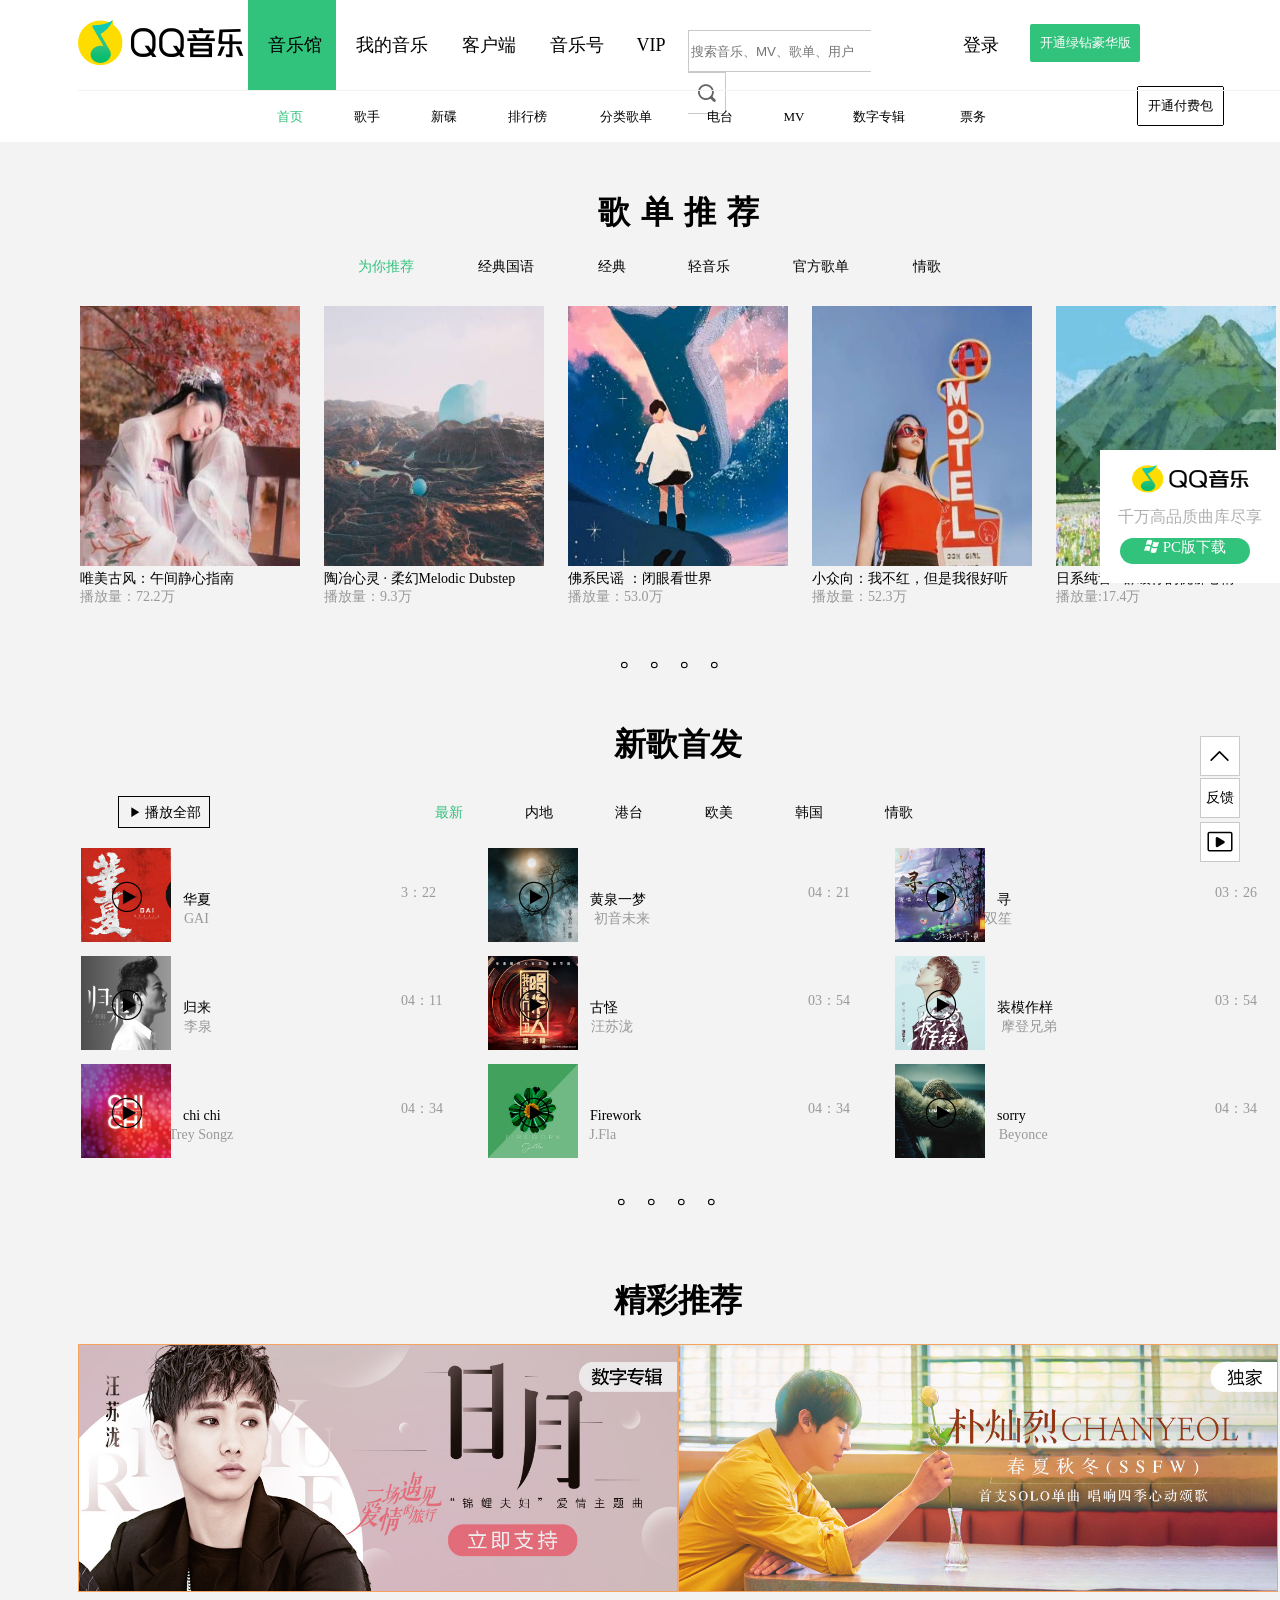
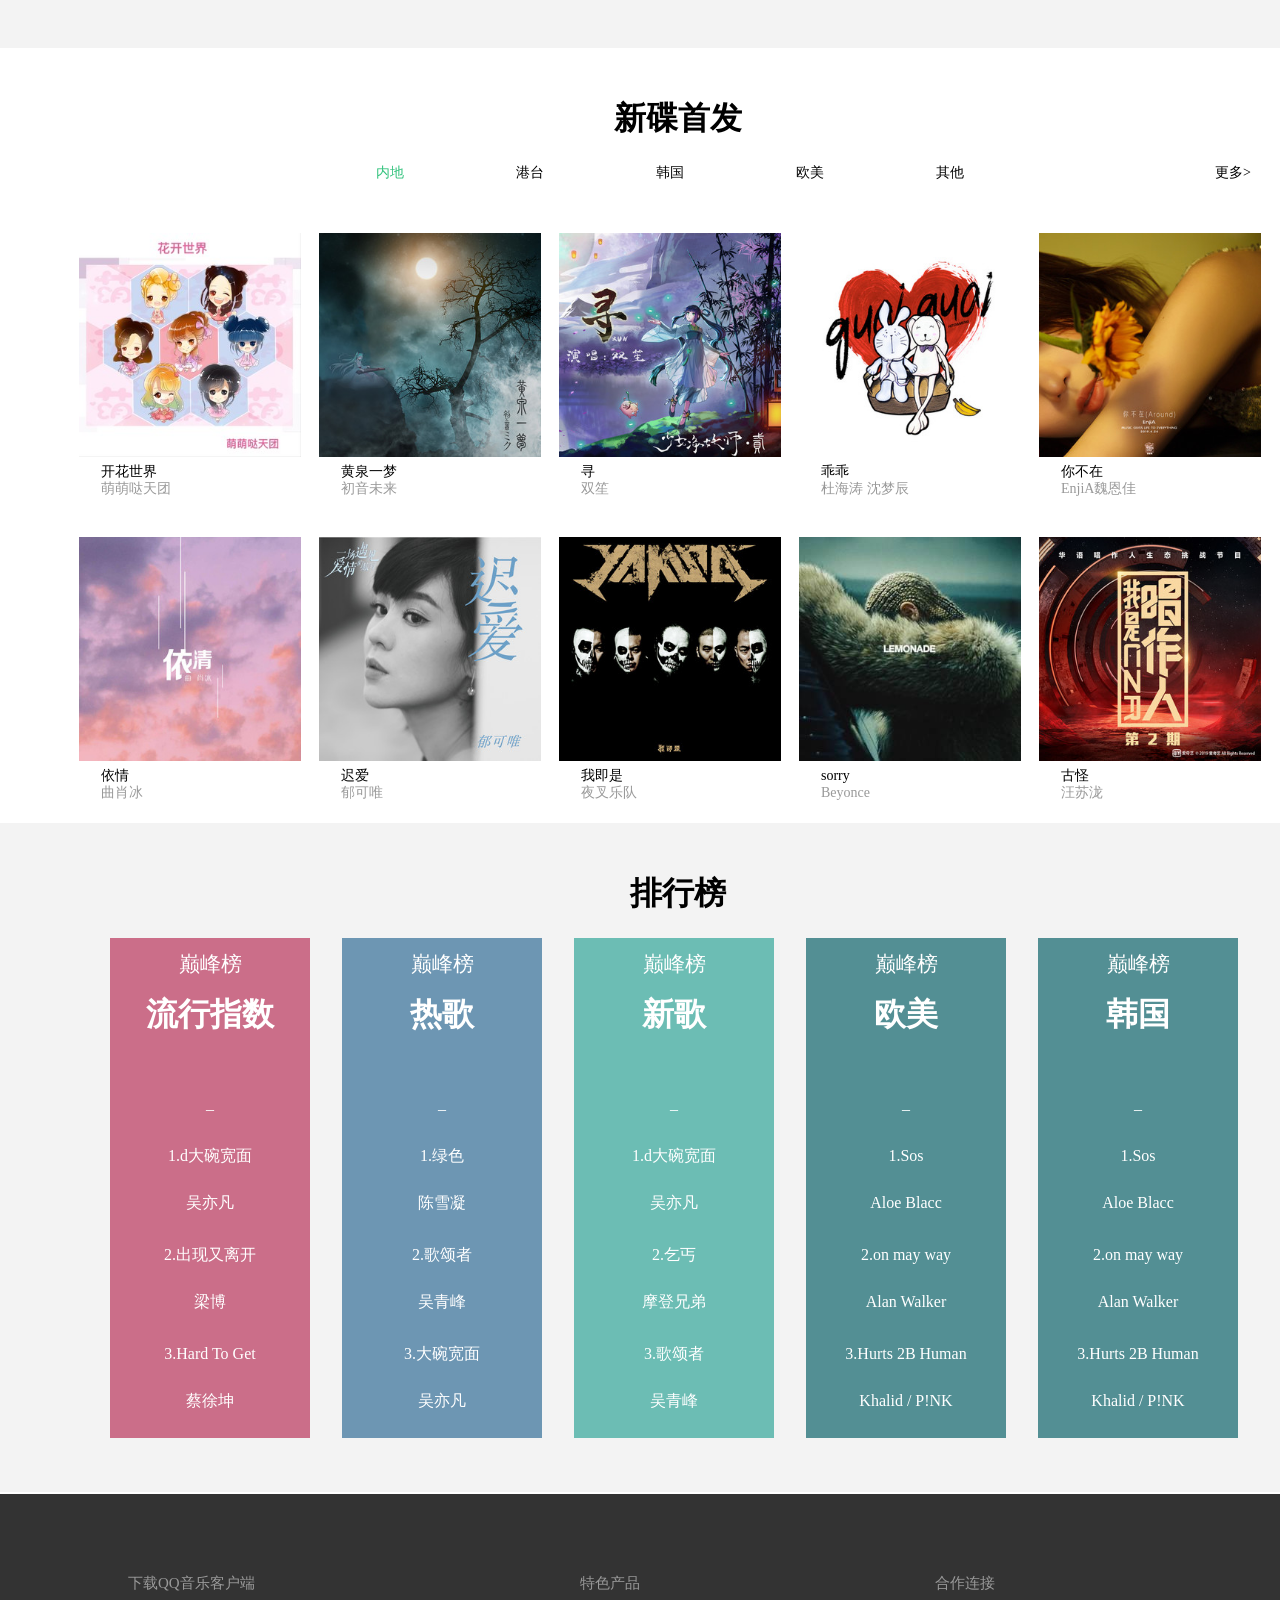
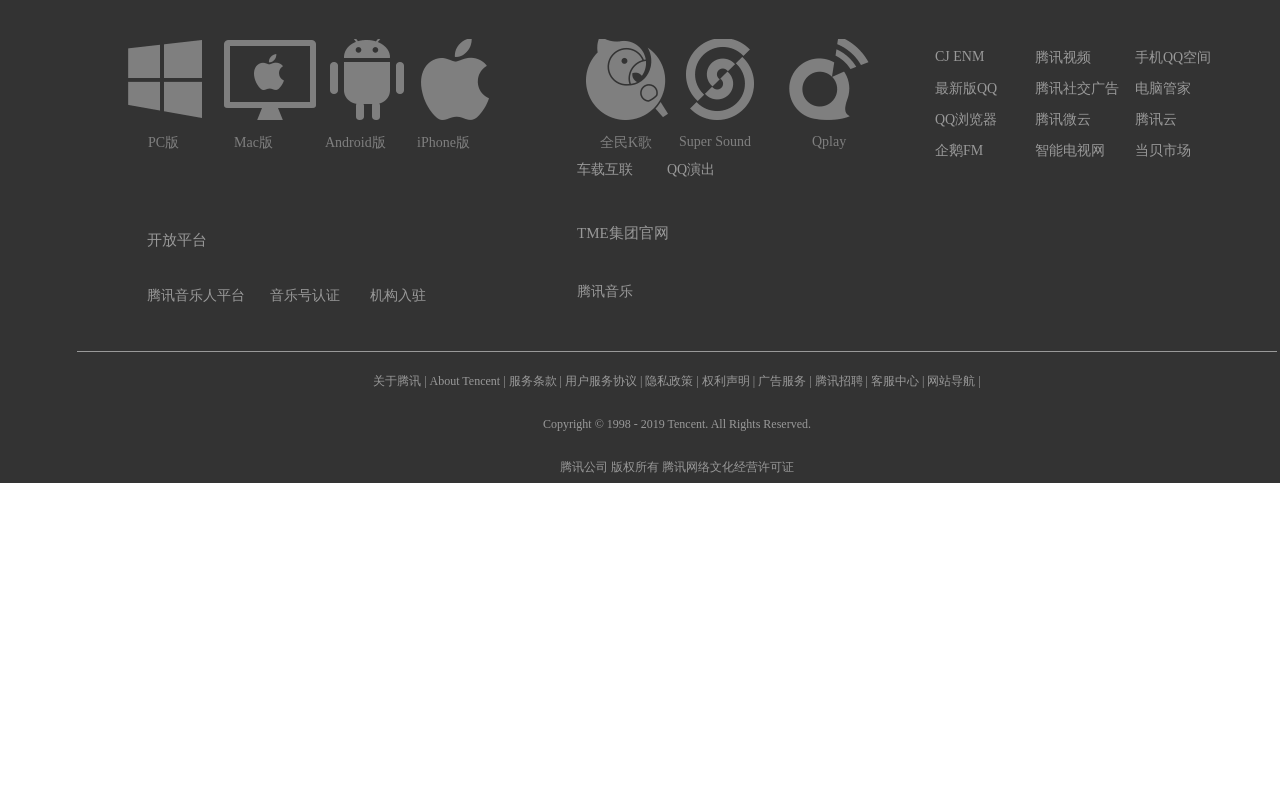
<file: index.html>
<!DOCTYPE html>
<html>
	<head>
		<meta charset="utf-8" />
		<title></title>
		
			<link rel="stylesheet" type="text/css" href="css/qqmusic.css"/>
	<link rel="stylesheet" type="text/css" href="css/normalize.css"/>
	<link rel="stylesheet" type="text/css" href="css/iconfont.css"/>
	</head>
	<body>
		
		<!--顶部盒子-->
		<div class="header-box ">
			<div class="header-centerbox">
				
				<div class="hc-search">	
					<!--logo部分   -->
					<div class="logo">
						
						<img src="img/logo.png"/>
						
					</div>
		<a href="https://y.qq.com/" class="qqmusic-main"></a>
		
			<!--我的音乐和vip-->
		
		<ul class="mmandvip">
				<li class="li1">
		<a href="#" class="mhome">音乐馆</a>
		<p>音乐馆</p>
				</li>
				<li class="li2 ">
		<a href="#" class="mymusic">我的音乐</a>
		<p>我的音乐</p>
				</li>
	<li class="li3">
		<a href="#" class="client">客户端</a>
			<p>客户端</p>
		<ul class="client-minibox">
			<li class="li-hq"> 
				<span class="iconfont icon-hq"></span>
		<a href="#" class="hq">HQ高品质 全员开启</a>	
			</li>
			<li class="li-only"> 
				<span class="iconfont icon-dujia"></span>
				<a href="#" class="only">独家音效 全面升级</a></li>
			<li class="li-skin"> 
				<span class="iconfont icon-pifu"></span>
				<a href="#" class="skin">轻盈视觉 动态皮肤</a></li>
			<li class="li-load">
		<a href="#" class="load-experience">下载体验</a></li>
		</ul>
			
				</li>
				
				<li class="li4">
		<a href="#" class="mnumber">音乐号</a>
			<p>音乐号</p>
				</li >
				<li class="li5">
		<a href="#" class="vip">VIP</a>
		<p>VIP</p>
				</li>
				</ul>
				
		
		<!--搜索框 -->
		<div class="search">
			<form method="post">
				<input type="text" placeholder="搜索音乐、MV、歌单、用户"/>
				<input type="submit" value="&#xe620;"  class="iconfont"/>
			
			<div class="kz-box">
		<ul>
		<li><span>1.&nbsp;</span><a>心如止水</a><span>播放量144.9万</span></li>
				<li><span>2.&nbsp;</span><a>琵琶行</a><span>播放量117.2万</span></li>
				<li><span>3.&nbsp;</span>  <a>山鬼</a><span>播放量100.2万</span></li>
				<li><span>4.&nbsp;</span>  <a>撒野</a><span>播放量97.8万</span></li>
				<li><span>5.&nbsp;</span><a>光年之外</a><span>播放量80.7万</span></li>
				</ul>
			</div>
			</form>
			</div>
									
				<!--登录及付费-->
		
			
		
		<ul class="header-right">
			<li class="load-box clearfix">
			<a href="#" class="load">登录</a>
			</li>
			<li class="super-box clearfix">
			<a href="#" class="greensuper">开通绿钻豪华版</a>
			</li>
			<li class="pay-box">
			<a href="#" class="paypackage">开通付费包</a>
			</li>	
		</ul>
		</div>
		
		
		<!--顶部下半部分：首页 -->
		<ul class="capital">
				<li class="c-first">
		<a href="#" class="first">首页</a>
				</li>
				<li class="c-singer ">
		<a href="#" class="singer">歌手</a>
				</li>
				<li class="c-newCD">
		<a href="#" class="newCD">新碟</a>
				</li>
				<li class="c-list">
		<a href="#" class="list">排行榜</a>
				</li >
				<li class="c-musiclist">
		<a href="#" class="musiclist">分类歌单</a>
				</li>
						<li class="c-video">
		<a href="#" class="video">电台</a>
				</li>
				<li class="c-mv">
		<a href="#" class="mv">MV</a>
				</li >
				<li class="c-numCD">
		<a href="#" class="numCD">数字专辑</a>
				</li>
					<li class="c-ticket">
		<a href="#" class="ticket">票务</a>
				</li>
				</ul>
			
		</div>
		
			</div>
				</div>
			
	<!---------------------------------------------------------------------------->		
			<!--歌单推荐-->
			<div class="recommend-box ">
				<div class="recommend-center">
					
				<!--
                标题：歌单推荐
                -->
			<div class="musiclist-recommend ">
				<h1 class="recommend-title">歌 单 推 荐</h1>
			</div>
					<!--
                                   导航栏
                -->
			
			<ul  class="recommend-guide">
					<li class="recommend-foryou">
		<a href="#" class="r-foryou">为你推荐</a>
				</li >
				<li class="Classical-Chinese">
		<a href="#" class="c-c">经典国语</a>
				</li>
						<li class="c-classical">
		<a href="#" class="classical">经典</a>
				</li>
				<li class="light-music">
		<a href="#" class="L-music">轻音乐</a>
				</li >
				<li class="official-song">
		<a href="#" class="o-song">官方歌单</a>
				</li>
					<li class="love-song">
		<a href="#" class="l-song">情歌</a>
				</li>
			</ul>
			
			<!--歌单推荐图-->
			
	<ul  class="ml-picture clearfix">
		
		<li class="ml-p1">	
		<img src="img/300 (1).jpg"/>
		<span class="iconfont icon-bofang"></span>
		<a href="#" class="ml-p1a">唯美古风：午间静心指南</a>
		<p class="p1">播放量：72.2万</p>
		      </li >
		      
		<li class="ml-p2">
			<img src="img/300 (2).jpg"  />
				<span class="iconfont icon-bofang"></span>
		<a href="#" class="ml-p2a">陶冶心灵 · 柔幻Melodic Dubstep</a>
		<p class="p2">播放量：9.3万</p>
				</li>
				
			<li class="ml-p3">
			<img src="img/300 (3).jpg" />
			<span class="iconfont  icon-bofang"></span>
		<a href="#" class="ml-p3a">佛系民谣 ：闭眼看世界</a>
		<p class="p3">播放量：53.0万</p>
				</li>
				
				<li class="ml-p4">
				<img src="img/300 (4).jpg"  />
				<span class="iconfont icon-bofang"></span>
		<a href="#" class="ml-p4a">小众向：我不红，但是我很好听</a>
		<p class="p4">播放量：52.3万</p>
				</li >
				<li class="ml-p5">
				<img src="img/300.jpg"/>
				<span class="iconfont icon-bofang"></span>
		<a href="#" class="ml-p5a">日系纯音 · 舒缓你的忧郁心情</a>
		<p class="p4">播放量:17.4万</p>
				</li>
			</ul>
		<!--分隔栏-->
			<div class="split-bar">
				。。。。
			</div>

			</div>
			<!--左右箭头-->
			<div class="yjt iconfont icon-jiantou1">	
			</div>
			<div class="zjt iconfont icon-mjiantou-copy">
				
			</div>
			
			</div>

<!------------------------------------------------------------------------------------------->
			<!--新歌首发-->
			<div class="newm-pfirst">
				<div class="new-pfirst-center">
				              <!--标题：新歌首发-->
              
			<div class="new-pfirst-header ">
				<h1 class="new-pfirst-title">新歌首发</h1>
			</div>	
					<!--新歌首发：导航栏-->
								
		<ul  class="new-pfirst-guide">
			<li>
		<span class="iconfont icon-bofangzanting-">
		<a href="#" class="all-open">播放全部</a>

			
		</span>
				</li >
					<li>
		<a href="#" class="bestnew">最新</a>
				</li >
				<li>
		<a href="#" class="china">内地</a>
				</li>
				<li >
		<a href="#" class="t-hongkong">港台</a>
				</li>
				<li>
		<a href="#" class="usa-europe">欧美</a>
				</li >
				<li>
		<a href="#" class="h">韩国</a>
				</li>
					<li class="love-song">
		<a href="#" class="l-song">情歌</a>
				</li>
			</ul>
			<!--新歌首发图片-->
			<ul  class="newsong-picture clearfix">
		
		<li>	
		<img src="img/GAI 华夏.jpg"/>
		<span class="iconfont icon-bofang"></span>
		<a href="#" >华夏</a>
		<a href="#" >GAI</a>
		<p >3：22</p>
		      </li >
		      
		<li >
			<img src="img/初音未来 黄泉一梦.jpg"  />
				<span class="iconfont icon-bofang"></span>
	<a href="#" >黄泉一梦</a>
		<a href="#" class="a-new">初音未来</a>
		<p >04：21</p>
				</li>
				
			<li >
			<img src="img/双笙 寻.jpg" />
			<span class="iconfont  icon-bofang"></span>
			<a href="#" >寻</a>
		<a href="#" >双笙</a>
		<p >03：26</p>
				</li>
				
				<li >
				<img src="img/归来 李泉.jpg"  />
				<span class="iconfont icon-bofang"></span>
			<a href="#" >归来</a>
		<a href="#" >李泉</a>
		<p >04：11</p>
				</li >
				<li>
				<img src="img/汪苏泷 古怪.jpg"/>
				<span class="iconfont icon-bofang"></span>
			<a href="#" >古怪</a>
		<a href="#">汪苏泷</a>
		<p >03：54</p>
				</li>
			<li>
				<img src="img/装模作样 摩登兄弟.jpg"/>
				<span class="iconfont icon-bofang"></span>
			<a href="#" >装模作样</a>
		<a href="#" class="a-new">摩登兄弟</a>
		<p >03：54</p>
				</li>
			<li>
				<img src="img/chi chi Trey Songz.jpg"/>
				<span class="iconfont icon-bofang"></span>
			<a href="#" >chi chi</a>
		<a href="#"  class="a-new">Trey Songz</a>
		<p >04：34</p>
				</li>
			<li>
				<img src="img/Firework J.Fla.jpg"/>
				<span class="iconfont icon-bofang"></span>
			<a href="#" >Firework</a>
		<a href="#"  class="a-new">J.Fla</a>
		<p >04：34</p>
				</li>
		<li>
				<img src="img/Beyonce sorry.jpg"/>
				<span class="iconfont icon-bofang"></span>
			<a href="#" >sorry</a>
		<a href="#">Beyonce</a>
		<p >04：34</p>
			</li>					
			</ul>
		
			<!--分隔栏-->
			<div class="split-bar">
				。。。。
			</div>	
				
				</div>
											
						<!--左右箭头-->
		<div class="yjt2 iconfont icon-jiantou1">	
			</div>
			<div class="zjt2 iconfont icon-mjiantou-copy">	
			</div>	
				
			</div>
	<!--————————————————————————————————————————————————————————-->
			<!--精彩推荐-->
				<div class="jctj-box">
				<div class="jctj">
					
					
					<!--标题：精彩推荐-->
		<div class="jctj-header ">
				<h1 class="jctj-title">精彩推荐</h1>
			</div>
			
				<!--图片：精彩推荐-->
	
			<ul  class="jctj-picture clearfix">
		
		<li>	
		<img src="img/汪苏泷.jpg"/>

		      </li >
		      
		<li >
			<img src="img/朴灿烈1.jpg"  />

			</li>
				</ul>	
					
					</div>	
					</div>
			
<!---------------------------------------------------------------------->	
	
	
	
		
			<!--新碟首发-->
			<div class="new-disc">
				<div class="new-disc-center">
				              <!--标题：新碟首发-->
              
			<div class="new-pfirst-header ">
				<h1 class="new-pfirst-title">新碟首发</h1>
			</div>
						
						<!--导航栏-->
						<ul  class="new-disc-guide">
					<li class="new-china">
		<a href="#" class="china">内地</a>
				</li >
				<li >
		<a href="#" >港台</a>
				</li>
						<li>
		<a href="#">韩国</a>
				</li>
				<li>
		<a href="#" >欧美</a>
				</li >
				<li >
		<a href="#">其他</a>
				</li>
				<li class="n-more">
			<a href="#" class="more">更多></a>
				</li>
			</ul>
						
			<!--新碟首发图片-->
			<ul  class="new-disc-picture clearfix">
		
		<li>	
		<img src="img/开花世界 萌萌哒天团.jpg"/>
		<span class="iconfont icon-bofang"></span>
		<a href="#" >开花世界</a>
		<a href="#" >萌萌哒天团</a>
		      </li >
		      
		<li >
			<img src="img/初音未来 黄泉一梦.jpg"  />
				<span class="iconfont icon-bofang"></span>
	<a href="#" >黄泉一梦</a>
		<a href="#" class="a-new">初音未来</a>
	
				</li>
				
			<li >
			<img src="img/双笙 寻.jpg" />
			<span class="iconfont  icon-bofang"></span>
			<a href="#" >寻</a>
		<a href="#" >双笙</a>
	
				</li>
				
				<li >
				<img src="img/乖乖 杜海涛 沈梦辰.jpg"  />
				<span class="iconfont icon-bofang"></span>
			<a href="#" >乖乖</a>
		<a href="#" > 杜海涛 沈梦辰</a>
	
				</li >
				<li>
				<img src="img/你不在 EnjiA魏恩佳.jpg"/>
				<span class="iconfont icon-bofang"></span>
			<a href="#" >你不在</a>
		<a href="#">EnjiA魏恩佳</a>
		
				</li>
			<li>
				<img src="img/依情 曲肖冰.jpg"/>
				<span class="iconfont icon-bofang"></span>
			<a href="#" >依情</a>
		<a href="#" class="a-new"> 曲肖冰</a>
	
				</li>
			<li>
				<img src="img/迟爱 郁可唯.jpg"/>
				<span class="iconfont icon-bofang"></span>
			<a href="#" >迟爱</a>
		<a href="#"  class="a-new">郁可唯</a>
	
				</li>
			<li>
				<img src="img/我即是 夜叉乐队.jpg"/>
				<span class="iconfont icon-bofang"></span>
			<a href="#" >我即是</a>
		<a href="#"  class="a-new"> 夜叉乐队</a>
				</li>
		<li>
				<img src="img/Beyonce sorry.jpg"/>
				<span class="iconfont icon-bofang"></span>
			<a href="#" >sorry</a>
		<a href="#">Beyonce</a>
			</li>
					<li>
				<img src="img/汪苏泷 古怪.jpg"/>
				<span class="iconfont icon-bofang"></span>
			<a href="#"> 古怪</a>
		<a href="#">汪苏泷</a>
			</li>
			
			</ul>
		
	

	
			
		</div>
				
			</div>
			<!--------------------------------------------------->
			
			<!--排行榜-->
				<div class="ranklist">
				<div class="ranklist-center">
			
				<div class="ranklist-header ">
				<h1 class="ranklist-title">排行榜</h1>
			</div>
			
			
			<ul>
				<li class="li1">
					<p class="p1">巅峰榜</p>
					<h1><a href="">流行指数</a></h1>
					<span id="">
						_
					</span>
					<p class="p2"><a href="">1.d大碗宽面</a></p>
					<p><a href="">吴亦凡</a></p>
					<p class="p2"><a href="">2.出现又离开</a></p>
					<p><a href="">梁博</a></p>
					<p class="p2"><a href="">3.Hard To Get</a></p>
					<p><a href="">蔡徐坤</a></p>
				</li>
				<li class="li2">
					<p class="p1">巅峰榜</p>
					<h1><a href="">热歌</a></h1>
					<span id="">
						_
					</span>
					<p class="p2"><a href="">1.绿色</a></p>
					<p><a href="">陈雪凝</a></p>
					<p class="p2"><a href="">2.歌颂者</a></p>
					<p><a href="">吴青峰</a></p>
					<p class="p2"><a href="">3.大碗宽面</a></p>
					<p ><a href="">吴亦凡</a></p>
				</li>
				
				<li class="li3">
					<p class="p1">巅峰榜</p>
					<h1><a href="">新歌</a></h1>
						<span id="">
						_
					</span>
					<p class="p2"><a href="">1.d大碗宽面</a></p>
					<p ><a href="">吴亦凡</a></p>
					<p class="p2"><a href="">2.乞丐</a></p>
					<p ><a href="">摩登兄弟</a></p>
					<p class="p2"><a href="">3.歌颂者</a></p>
					<p ><a href="">吴青峰</a></p>
				</li>
				
				<li class="li4">
					<p class="p1">巅峰榜</p>
					<h1><a href="">欧美</a></h1>
										<span id="">
						_
					</span>
					<p class="p2"><a href="">1.Sos</a></p>
					<p ><a href="">Aloe Blacc</a></p>
					<p class="p2"><a href="">2.on may way</a></p>
					<p ><a href="">Alan Walker</a></p>
					<p class="p2"><a href="">3.Hurts 2B Human</a></p>
					<p ><a href="">Khalid / P!NK</a></p>
				</li>
				
				<li class="li5">
					<p class="p1">巅峰榜</p>
					<h1><a href="">韩国</a></h1>
															<span id="">
						_
					</span>
					<p class="p2"><a href="">1.Sos</a></p>
					<p ><a href="">Aloe Blacc</a></p>
					<p class="p2"><a href="">2.on may way</a></p>
					<p ><a href="">Alan Walker</a></p>
					<p class="p2"><a href="">3.Hurts 2B Human</a></p>
					<p ><a href="">Khalid / P!NK</a></p>
					
				</li>
				
			</ul>
			</div>
			
			</div>
			
			<!---------------结尾----------------------------->
			
			<div class="theend">
				
		<div class="theend-center">
			
			
			
		<div class="theend-top">
			
			
		<div class="theend-center-l">
		<h3>下载QQ音乐客户端</h3>
		<div>
			
		<a href="" class="a1">
				
		<div class="jlt1"></div>
				
		<span id="">PC版</span></a>
			
		<a href="" class="a2">
			
		<div class="jlt2"  ></div>
		
		<span id="">Mac版</span></a>
			
		<a href="" class="a3">
			<div class="jlt3"  ></div>
				<span id="">
				Android版
			</span>
			</a>
			<a href="" class="a4">
					<div class="jlt4"  ></div>
				<span id="">
				iPhone版
			</span>
			</a>
		</div>

		</div>
		
		
		<div class="theend-center-c">
			<h3>特色产品</h3>
			<div class="">
				
		<a href="" class="a1">
				
	<div class="jlt5"  ></div>
				
		<span id="">全民K歌</span></a>
			
		<a href="" class="a2">
			
		<div class="jlt6"  ></div>
		
		<span id="">Super Sound</span></a>
			
		<a href="" class="a3">
	<div class="jlt7"  ></div>
				<span id="">
				Qplay
			</span>
			</a>
		</div>
		</div>
		
		
		
		
		
			<div class="theend-center-r">
				<h3>合作连接</h3>
				<ul>
					<li ><a href="">CJ ENM</a></li>
					<li ><a href="">腾讯视频</a></li>
					<li><a href="">手机QQ空间</a></li>
					<li><a href="">最新版QQ</a></li>
					<li><a href="">腾讯社交广告</a></li>
					<li><a href="">电脑管家</a></li>
					<li><a href="">QQ浏览器</a></li>	
					<li><a href="">腾讯微云</a></li>
					<li><a href="">腾讯云</a></li>
					<li><a href="">企鹅FM</a></li>
					<li><a href="">智能电视网</a></li>
					<li><a href="">当贝市场</a></li>
					
				</ul>
					
		</div>
		
		<div class="kfpt">
			<h3 class="kfpt-h3">开放平台</h3>
		<ul>
			<li ><a href="">腾讯音乐人平台</a></li>
			<li  ><a href="">音乐号认证</a></li>
			<li ><a href="">机构入驻</a></li>
				</ul>
			</div>
					
		<div class="tme">
		<ul>
			<li ><a href="">车载互联</a></li>
			<li ><a href="">QQ演出</a></li>
			<li><h3 class="tme-h3">TME集团官网</h3></li>
			<li ><a href="">腾讯音乐</a></li>
				</ul>
			</div>
		
		</div>	
	<div class="theend-bottom">
		<p>
		<a href="">关于腾讯</a> | 
		<a href="">About Tencent</a> | 
		<a href="">服务条款</a> | 
		<a href="">用户服务协议</a> | 
		<a href="">隐私政策</a> | 
		<a href="">权利声明</a> | 
		<a href="">广告服务</a> | 
		<a href="">腾讯招聘</a> | 
		<a href="">客服中心</a> | 
		<a href="">网站导航</a> | 
		</p>
		<p>Copyright © 1998 - 2019 Tencent. <a href="">All Rights Reserved.</a></p>
		<p>腾讯公司 <a href="">版权所有  </a><a href="">腾讯网络文化经营许可证</a></p>
		</div>	
			</div>	
			</div>
			
	<!--固定框-------------------------------->
	<div class="gd-box">
		<img src="img/logo.png"/>
		<p>千万高品质曲库尽享</p>
		<div class="iconfont icon-windows1">
			PC版下载
		</div>
	</div>
		<div class="iconfont icon-jiantou1 gd-jiantou" >
			
		</div>
		<div class="fk">
			<a href="">反馈</a>
		</div>
		<div class="iconfont icon-bofang6 gd-bf" >
			
		</div>
	</body>
</html>
</file>
<file: css/qqmusic.css>
.header-box{
	height: 142px;
	width: 1356px;
/*	background-color:#26E3CF ;*/
	  margin:0px auto;
	
}
.header-centerbox{
	height: 142px;
    width:1200px ;	
/*    background-color: #F08FED;*/
    margin:0px auto;
    position: relative;
      border-bottom: #F3F3F3; 

}
.hc-search{
	width: 1200px;
	height: 90px;
	/*background-color: #90E69F;	*/
	
}
/*logo部分*/
.logo{
		width: 170px;
		height:52px ;
	position: absolute;
	left: 0px;
	top: 20px;
		
}
/*QQ音乐主页连接*/
.qqmusic-main{
	display: inline-block;
	width: 170px;
	height: 23px;
background: transparent;
	/*background: black;*/
	position: absolute;
	left: 0px;
	top: 49px;	
	
}
/*我的音乐和vip*/
.mmandvip{
	width: 436px;
	height: 90px;
	/*background:palevioletred;*/
	position: absolute;
	left: 170px;
	top: 0px;
}
.li1,.li3,.li2,.li4,.li5{
   width: 94px;
	height: 90px;
    float: left;
    background: white;
    line-height:90px ;
    text-align: center; 
    
}

.li2{
	   width: 112px;
	   height: 90px;
	    margin-left: -6px;
   /* background: yellowgreen;  */ 
}
.li3{
	 
	    margin-left: -6px;
   /* background: yellow;  */ 
}
.li4{
    margin-left: -6px;
   /* background: blue; */ 
}
.li5{
     width: 65px;
     margin-left: -6px;
  /*  background: blueviolet; */ 
}


.mhome,.client,.mnumber{
	width: 94px;
	height: 90px;
	display:inline-block;
	font-size: 18px;
   color: #000000;

}

.mhome{
	background: #31C27C;
}
.mmandvip li .mhome:hover{
	color: #000000;
}
.mymusic{
	width: 112px;
	height: 90px;
	display:inline-block;
   font-size: 18px;
    color: #000000;
  
  
}
.vip{
	width: 66px;
	height: 90px;
	display:inline-block;
	font-size: 18px;
	color: #000000;
}
.mmandvip a:hover{
	color: #31C27C;
	
}
/*客户端隐藏框*/

.client-minibox{
	width: 130px;
	height: 100px;
	border: 1px solid #C9C9C9;
	background: white;
	position: absolute;
	top: 60px;
	left:229px;
	z-index: 12;
	text-align: center;
	display:none ;
}
.client-minibox>li{
	width: 120px;
	height: 13px;
	text-align: center;
	line-height: 13px;
	margin-top: 10px;
}
.client-minibox a{
	width: 120px;
	height: 13px;
	display: inline-block;	
	color: #000000;	
	font-size: 12px;
	position: absolute;
	right: 0px;
	top: 10px;
}
.client-minibox .only{
	top:35px;
}
.client-minibox .skin{
	top:59px;
}
.client-minibox .load-experience{
	top:82px;
	right: 8px;
}
.client-minibox .iconfont{
	font-size: 14px;
	color: #31C27C;
   position:relative ;
   top: 0px;
   left: -54px;
}
.client-minibox .load-experience{
	
	background: #31C27C;
	border-radius: 6.5px;
	color: white;
	width: 100px;
	height: 13px;

}
.li3 .client:hover~.client-minibox{
	display: block;
}
/*标题的隐藏小框*/
.mmandvip p{
	width: 60px;
	height: 18px;
	line-height: 18px;
	font-size: 13px;
	border: 1px solid black;
	position: relative;
	top: -23px;
	left: 42px;
	z-index:300 ;
	display: none;	
}
.mmandvip .li3 p{
	top: -82px;
	left: 36px;
}
.mmandvip .li4 p{
	top: -82px;
	left: 36px;
}
.mmandvip>li>a:hover~p{
	display: block;
	}


/*搜索框及其隐藏栏*/
.search{
	width: 218px;
	height: 43px;
	/*background-color: blue;*/
	position: relative;
	left: 610px;
	top: 30px;
	}
input[type=text]{
	width: 178px;
	height:38px ;
	border: 1px solid #C9C9C9;
	border-right: none;
	float: left;
}
input[type=submit]{
	width: 38px;
	height:42px ;
	background: white;
	border:1px solid #C9C9C9;
	border-left: none;
	float: left;
	font-size: 20px;
	 font-weight: 700;
	 color: #636363;	
}
.kz-box{
		width: 217px;
		height: 110px;
		border:1px solid ;
		border-top:none;
		box-sizing: border-box;
		position: absolute;
		left: 0px;
		top:50px;
		z-index: 30;
		background:white ;
	  display: none;
	}
input[type=text]:focus~.kz-box{
				display: block;
	}
.kz-box li span:first-of-type{
	color:#F61D1D ;
}
.kz-box li span:last-of-type{
	color:#727272 ;
	float: right;
	font-size:12px ;
}
.kz-box li:hover{
	background: #31C27C;
}
.kz-box li a{
	color:black;
}


/*头部右边框：登录及付费*/


.header-right{
	width: 320px;
	height: 90px;
	/*background:gray ;*/
	position: relative;
    left: 826px;
	 top: -43px;	

}
.load-box{
	  float: left;
	  	height: 90px;
	  	width: 38px;
	  	 margin-left: 20px;
	  
}
.load{
  display:inline-block;
    background: white;
    line-height:90px ;
    text-align: center; 
      font-size: 18px; 
      height: 90px;
	  width: 38px;
	  color: #000000; 
	  
	  
}
.super-box{
	  float: left;
	width:110px ;
	height: 38px;
	 border-radius: 2px;
	  background: #31C27C;
	  margin-top: 24px;
	 margin-left: 30px;
}
.greensuper{
	width:110px ;
	height: 38px;
	display:inline-block;
	color: white;
	 font-size: 13px; 
	 text-align: center; 
	 line-height: 38px;

}
.pay-box{
	  float: right;
	width:85px ;
	height: 38px;
	border: 1px solid #000000;
 border-radius: 2px;
	  margin-top: 24px;
	 margin-left: 30px;
	
}
.paypackage{
	width:85px ;
	height: 38px;
	 line-height: 38px;
	display:inline-block;
	color: #000000;
	 font-size: 13px;
	  text-align: center;  
	 background: white;

}
.load:hover{
color: #31C27C;	
}
.greensuper:hover{
	background: green;
	
}
.paypackage:hover{
background: gray;
}
/*首页*/
.capital{
	width: 1200px;
	height:52px ;
/*	background:palegoldenrod;*/
	position: absolute;
	top: 90px;
	left: 0px;
    border-top: 1px solid #f2f2f2;
    padding: 0px 0px 0px 175px;
}
.capital li{
	width: 30px;
	height:51px;
	 float: left;
	 font-size: 13px;
	 padding: 0px 23.5px;

}
.capital .c-first>a{
	color: #31C27C;
}

.capital .c-musiclist{
	  width: 60px;	
	  
}
.capital .c-numCD{
	  width: 60px;	
}
.capital .c-list{
	width: 45px;
}
.capital .c-mv{
	width: 22.6px;
}
.capital a{
    width: 30px;
	height: 51px; 
    line-height:51px ;
    text-align: center; 
    	 color: #000000;
}
.c-musiclist .musiclist{
	  width: 60px;
	
}
.c-numCD .numCD{
	  width: 60px;	
}
.c-list .list{
	width: 45px;
}
.c-mv .mv{
	width: 22.6px;
}


.capital a:hover{
	color: #31C27C;
}

/*歌单推荐*/
.recommend-box{
	width: 1356px;
	height: 532px;
	background:#F3F3F3;
	position:relative;
	left: 0px;
	top: 0px;
}
.recommend-center{
	width: 1200px;
	height: 532px;
		margin: 0px auto;
		/*background: blue;*/
}
/*左右箭头*/

.recommend-box>.yjt{
	font-size:100px ;
	color: #000000;
	position: absolute;	
	right: 0px;
	top: 256px;
		display:none ;
}
.recommend-box>.zjt{
	font-size:100px ;
	color: #000000;
	position: absolute;	
	left: 0px;
	top: 256px;
	unicode-bidi: bidi-override;
	display:none ;
	
}
.recommend-box:hover .yjt{
	display: block;
}
.recommend-box:hover .zjt{
	display: block;
}


/*歌单推荐标题*/
.musiclist-recommend{
	width: 1200px;
	height: 114px;
	margin: 0px auto;
	/*background: pink;*/
	
}
.recommend-title{
	width: 196px;
	height: 40px;
	text-align: center;
	line-height: 40px;
	margin: 0px auto;
/*	background: greenyellow;*/
	font-weight: bold;
	padding: 50px 0px 24px 0px;
	word-spacing: 3px;
}
/*导航栏*/
.recommend-guide{
	width: 1200px;
	height:50px ;

/*	background:yellow;*/
	position: absolute;
	top: 114px;
	left: 78px;
/*text-align: center;*/
/* line-height: 50px;*/

}
.recommend-guide li{
	width: 60px;
	height:50px;
	 float: left;
	 font-size: 14px;
	margin-left: 60px;
}

.recommend-guide .recommend-foryou{
	margin-left: 280px;
}

.recommend-guide .recommend-foryou>a{
	color: #31C27C;
	
}

.recommend-guide .c-classical{
	  width: 30px;	
	 
	  
}
.recommend-guide .love-song{
	  width: 30px;	
}
.recommend-guide .light-music{
	width: 45px;
}
.recommend-guide a{
    width: 60px;
	height: 22px; 
   color: #000000;
   display: inline-block;
  /* text-align: center;*/
 line-height: 22px;
   
}
.recommend-guide .classical{
	  width: 30px;
	
}
.recommend-guide .L-music{
	  width: 45px;	
}
.recommend-guide .l-song{
	width: 30px;
}


.recommend-guide a:hover{
	color: #31C27C;
}
/*歌单推荐图*/
.ml-picture{
	width: 1220px;
	height: 310px;
	/*background: palevioletred;*/
	position: absolute;
	top: 164px;
	left: 80px;	
}

.ml-picture li{
	width: 244px;
	height: 310px;
	float: left;
}

.ml-picture img{
	width: 220px;
	height: 260px;		
}

.ml-picture a{
	
	color: #000000;
	font-size: 14px;
	float: left;
	
}

.ml-picture p{
    width: 244px;
	height: 14px;
	color: #999999;
	font-size: 14px;
	float: left;
}

.ml-picture a:hover{
	color: #31C27C;
}
.ml-picture span{
	width: 50px;
	height: 50px;
	position: absolute;
	top: 138px;
	left: 91px;	
}
.ml-picture li:nth-child(2) span{
	left: 326px;
}
.ml-picture li:nth-child(3) span{
	left: 582px;
}
.ml-picture li:nth-child(4) span{
	left: 825px;
}
.ml-picture li:nth-child(5) span{
	left: 1063px;
}

.ml-picture .iconfont{
	font-size:50px ;
	color: #000000;
 display: none;	
}
 .ml-picture li:hover .iconfont{
	display: block;
}


/*分隔栏*/
.recommend-box .recommend-center .split-bar{
	width:1200px ;
	height: 38px;
	/*background: black; */
	position: relative;
	left: 0px;
	top: 379px;
	font-size: 30px;
	text-align: center;
	color: #000000;
}


/*新歌首发*/
.newm-pfirst{
	width: 1356px;
	height: 556px;
	background:#F3F3F3;
	position: relative;
}
.new-pfirst-center{
	width: 1200px;
	height: 556px;
/*	background: yellow;*/
		margin: 0px auto;
}
/*标题：新歌首发*/
..new-pfirst-header{
	width: 1200px;
	height: 114px;
	margin: 0px auto;
	/*background: blueviolet;*/

}
.new-pfirst-title{
	width: 196px;
	height: 40px;
	text-align: center;
	line-height: 40px;
	margin: 0px auto;
/*background: brown;*/
	font-weight: bold;
	padding: 50px 0px 24px 0px;
	word-spacing: 3px;
}
/*导航栏*/
.new-pfirst-guide{
	width: 1200px;
	height:50px ;
	position: absolute;
	top: 114px;
	left: 78px;
	/*background: peachpuff;*/
	text-align: center;
	line-height: 50px;
}
.new-pfirst-guide li{
	width: 30px;
	height:20px;
	 float: left;
	 font-size: 14px;
	margin-left: 60px;
	color: #000000;

}
.new-pfirst-guide li:first-of-type{
	width: 90px;
	height:30px;
	margin-left: 40px;
	margin-top: 8px;
	border: 1px solid black;
	line-height: 30px;
}
.new-pfirst-guide li a{
	color: #000000;
}
.new-pfirst-guide li:nth-child(2) a{
color:#31C27C;
}
.new-pfirst-guide li .iconfont{
	font-size: 14px;
	
}
.new-pfirst-guide li:nth-child(2){
	margin-left: 224px;
}
.new-pfirst-guide li  a:hover{
	color: #31C27C;
}
/*新歌首发图片*/
.newsong-picture{
	width: 1230px;
	height: 333px;
	/*background: palevioletred;*/
	position: absolute;
	top: 164px;
	left:61px;	
}

.newsong-picture li{
	width: 407px;
	height: 108px;
	float: left;
/*	border: 1px solid sandybrown;*/
	
}

.newsong-picture img{
	width: 90px;
	height: 94px;	
	margin-left:20px ;
	margin-top: 10px;
}
.newsong-picture li p{
	color:#999999;
	width: 60px;
	height: 10px;
 position: relative;
 top: -64px;
 left: 340px;
 font-size: 14px;
}
.newsong-picture li :nth-child(3){
	color: #000000;
	width: 60px;
	height: 10px;
 position: relative;
 top: -38px;
 left: -26px;
 font-size: 14px;
}
.newsong-picture li :nth-child(4){
	color: #999999;
	width: 60px;
	height: 10px;
 position: relative;
 top: -19px;
 left: -57px;
 font-size: 14px;
 
}

.newsong-picture li .a-new{

 left: -82px;
 
}
.newsong-picture li a:hover{
	color:#31C27C;
}

.newsong-picture li span{

 position: relative;
 top: -34px;
 left: -63px;
 font-size: 30px;

 
}


/*分隔栏*/
.newm-pfirst .new-pfirst-center .split-bar{
	width:1230px ;
	height: 38px;
	/*background: black; */
	position: relative;
	left: -18px;
	top: 384px;
	font-size: 30px;
	text-align: center;
	color: #000000;
}
/*左右箭头*/

.newm-pfirst>.yjt2{
	font-size:100px ;
	color: #000000;
	position: absolute;	
	right: -15px;
	bottom: 219px;
	display: none;
}
.newm-pfirst:hover .yjt2{
	display: block;
}
.newm-pfirst>.zjt2{
	font-size:100px ;
	color: #000000;
	position:absolute ;	
	left: 0px;
	bottom: 219px;
	unicode-bidi: bidi-override;
	display: none;
}
.newm-pfirst:hover .zjt2{
	display: block;
}
/*精彩推荐*/
.jctj-box{
	width: 1356px;
	height: 418px;
	background:#F3F3F3;
	position: relative;
}
.jctj{
	width: 1200px;
	height: 418px;
/*background: yellow;*/
		margin: 0px auto;}
		
		/*标题：精彩推荐*/
.jctj-header{
	width: 1200px;
	height: 114px;
	margin: 0px auto;
/*	background:brown;*/

}
.jctj-title{
	width: 196px;
	height: 40px;
	text-align: center;
	line-height: 40px;
	margin: 0px auto;
/*background: brown;*/
	font-weight: bold;
	padding: 50px 0px 24px 0px;
	word-spacing: 3px;
}
	<!--图片：精彩推荐-->
.jctj-picture{
	width: 1220px;
	height: 246px;
/*	background: red;*/
}
li:hover img{
	transform: scale(1.1);
	
}	

.jctj-picture li{
	width: 598px;
	height: 246px;
	float: left;
	border: 1px solid sandybrown;
	
}
.jctj-picture img{
	width: 598px;
	height: 246px;	
}
.jctj-picture li:nth-child(2) img{
	float: right;
}

/*新碟首发*/
.new-disc{
	width: 1356px;
	height: 775px;
	/*background:blue;*/
	position: relative;
}
.new-disc-center{
	width: 1200px;
	height: 775px;
/*background: pink;*/
		margin: 0px auto;
}

/*导航栏*/
.new-disc-guide{
	width: 1200px;
	height:50px ;
/*	background:blueviolet;*/
	position: absolute;
	top: 114px;
	left: 78px;

}
.new-disc-guide li{
	width: 60px;
	height:50px;
	 float: left;
	 font-size: 14px;
	margin-left: 80px;
}
.new-disc-guide .new-china{
	margin-left: 298px;
	color:  #31C27C;
}
.new-disc-guide .new-china a{
	
	color:  #31C27C;
}
.new-disc-guide .n-more{
margin-left: 219px;
}


.new-disc-guide a{
    width: 60px;
	height: 22px; 
   color: #000000;
  display: inline-block;
 line-height: 22px;
   
}

.new-disc-guide a:hover{
	color: #31C27C;
}
/*新碟首发图片*/
.new-disc-picture{
	width: 1200px;
	height: 610px;
	/*background: palevioletred;*/
   position: absolute;
	top: 164px;
	left:78px;	
}

 .new-disc-picture li{
	width: 238px;
	height: 302px;
	float: left;
	border: 1px solid white;
	position: relative;
}	
	
.new-disc-picture li img{
	width: 222px;
	height: 224px;
	margin-top: 20px;	
}

.new-disc-picture li :nth-child(3){
    width: 100px;
	height: 22px; 
   color: #000000;
  display: inline-block;
 line-height: 22px;
 position: absolute;
 bottom: 32px;
 left: 22px;
 font-size: 14px;

   
}
.new-disc-picture li :nth-child(4){
   width: 100px;
height: 22px; 
   color: #999999;
  display: inline-block;
 line-height: 22px;
 position: absolute;
 bottom: 15px;
 left: 22px;
 font-size: 14px;
   
}
.new-disc-picture li a:hover{
	color:#31C27C
}
.new-disc-picture  li span{
 position: absolute;
 top: 118px;
 left: 89px;
 font-size: 60px;
 display: none;
 
}
.new-disc-picture  li:hover span{
	display: block;
}


/*排行榜*/
.ranklist{
	width: 1356px;
	height: 669px;
background:#F3F3F3;
	position: relative;
}
.ranklist-center{
	width: 1200px;
	height: 669px;
/*background: pink;*/
	margin: 0px auto;
}

.ranklist-headerr{
	width: 1200px;
	height: 114px;
	margin: 0px auto;
/*	background:brown;*/

}
.ranklist-title{
	width: 196px;
	height: 40px;
	text-align: center;
	line-height: 40px;
	margin: 0px auto;
/*background: brown;*/
	font-weight: bold;
	padding: 50px 0px 24px 0px;
	word-spacing: 3px;
}

.ranklist ul{
	width: 1220px;
	height: 500px;
/*	background:powderblue;*/
	margin-top: 0px;
	color: white;
}
.ranklist li{
	width: 200px;
	height: 500px;
/*	background:powderblue*/
	background: #808080;
	float: left;
	text-align: center;
	margin-left: 32px;
	margin-top: 1px;
}
.ranklist li .p1{
margin-top: 21px;
font-size: 21px;
line-height: 10px;
	
}
.ranklist li  a{
line-height: 4px;
color: white;

	
}

.ranklist li .p2{
margin-top: 5px;
line-height: 4px;	
}

.ranklist .li1{
	background:#CB6E89 ;
}
.ranklist .li2{
	background:#6D96B3 ;
}
.ranklist .li3{
	background:#6CBDB4 ;
}
.ranklist .li4{
	background:#538F94;
}
.ranklist .li5{
	background:#538F94 ;
}
.theend{
		width: 1356px;
	height: 589px;
	background: #333333;
	position:relative ;
	top: -325px;
	
}
/*结束栏*/
.theend-center{
	width: 1200px;
	height: 589px;
	/*border: 1px solid white;*/
	margin-left:77px ;
	position: relative;
	font-size: 14px;
	
}
.theend-center a:hover{
	color: #31C27C;
}
.theend-center-l{
	width: 401px;
	height: 299px;	
	color:#999999;
	margin-left: 51px;
/*	border: 1px solid  #999999;*/
	float: left;

}
.theend-center-c{
	width: 304px;
	height: 286px;	
	color: #999999;
	float: left;
	margin-left: 51px;
/*	border: 1px solid #999999;*/

}
.theend-center-r{
	width: 300px;
	height: 337px;	
	color: #999999;
	float: left;
	margin-left: 51px;
/*	border: 1px solid #999999;*/
}
.theend-center-r a{
		color: #999999;
		font-size: 14px;
}
.theend-top{
	width: 1200px;
	height: 457px;
/*	border: 1px solid #999999;*/
}
.theend-top h3{
	font-size: 15px;
    font-weight: 400;
    padding: 80px 0 46px;
}
 .theend-center-l>div{
 	width:363px ;
 	height:226px ; 
 	
 }
 
 .theend-center-l div a{
 	width:100px ;
 	height:90px ;
 	float: left;
/*background: red;*/
position: relative;
 }
  .theend-center-l div .a1{
 	width:91px ;
 	height:90px ;
 }
    .theend-center-l div .a2{
 	width:100px ;
 	height:90px ;
 }
   .theend-center-l div .a3{
 	width:86px ;
 	height:90px ;
 }
    .theend-center-l div .a4{
 	width:86px ;
 	height:90px ;
 }

 
 
 .theend-center-l div a .iconfont{
 	font-size: 50px;
 	text-align: center;
 	line-height: 90px;
 
 }
 .theend-center-l div a{
 	color: #7F7F7F;
 }

  .theend-center-l>div span{
  	position: absolute;
  	top: 95px;
  }
 .theend-center-l>div .a1 span{
 		left: 20px;	
 }
  .theend-center-l>div .a2 span{
 		left: 15px;	
 }
  .theend-center-l>div .a3 span{
 		left: 6px;	
 }
  .theend-center-l>div .a4 span{
 		left: 12px;	
 }
 
 
 
 .theend-center-c>div{
 	width:357px ;
 	height:226px ; 
 	
 }
 
  .theend-center-c>div a{
 	width:99px ;
 	height:81px ;
 	float: left;
/*background: red;*/
position: relative;
color:#7F7F7F ;
 }
  .theend-center-c>div .a3 span{
 		left: 34px;	
 }
 .theend-center-c>div .a1 span{
 		left: 20px;	
 }
 
/*.theend-center-c a .iconfont{
 	font-size: 50px;
 	text-align: center;
 	line-height: 90px;
 
 } */
  
 .theend-center-c  a span{
  	position: absolute;
  	top: 95px;
  }
  
 .jlt1{
 	 width:99px ;
 	height:81px ;
 	background-image: url(../img/footer@2x.png);
background-position:-6px -971px;
 } 
  .jlt2{
 	 width:99px ;
 	height:81px ;
 	background-image: url(../img/footer@2x.png);
background-position:-179px -971px;
 } 
  .jlt3{
 	 width:99px ;
 	height:81px ;
 	background-image: url(../img/footer@2x.png);
background-position:-369px -971px;
 } 
  .jlt4{
 	 width:99px ;
 	height:81px ;
 	background-image: url(../img/footer@2x.png);
background-position:-542px -971px;
 } 
  .jlt5{
 	 width:99px ;
 	height:81px ;
 	background-image: url(../img/footer@2x.png);
background-position:-734px -971px;
 } 
 .jlt6{
 	 width:99px ;
 	height:81px ;
 	background-image: url(../img/footer@2x.png);
background-position:-921px -971px;
 }
  .jlt7{
 	 width:99px ;
 	height:81px ;
 	background-image: url(../img/footer@2x.png);
 background-position:-1115px -971px;
  
 }
 .theend-center-l a:hover .jlt1{
 	 width:99px ;
 	height:81px ;
 	background-image: url(../img/footer@2x.png);
 background-position:-6px -878px;
 }
  .theend-center-l a:hover .jlt2{
 	 width:99px ;
 	height:81px ;
 	background-image: url(../img/footer@2x.png);
 background-position:-179px -878px;
 }
  .theend-center-l a:hover .jlt3{
 	 width:99px ;
 	height:81px ;
 	background-image: url(../img/footer@2x.png);
 background-position:-369px -878px;
 }
   .theend-center-l a:hover .jlt4{
 	 width:99px ;
 	height:81px ;
 	background-image: url(../img/footer@2x.png);
 background-position:-542px -878px;
 }
   .theend-center-c a:hover .jlt5{
 	 width:99px ;
 	height:81px ;
 	background-image: url(../img/footer@2x.png);
 background-position:-734px -878px;
 }
    .theend-center-c a:hover .jlt6{
 	 width:99px ;
 	height:81px ;
 	background-image: url(../img/footer@2x.png);
 background-position:-921px -878px;
 }
    .theend-center-c a:hover .jlt7{
 	 width:99px ;
 	height:81px ;
 	background-image: url(../img/footer@2x.png);
 background-position:-1115px -878px;
 }
 
 
 
 
 
 .theend-center-r ul li{
 	width: 100px;
 	height: 21px;
 	float: left;
margin-top:10px;
 }
 .kfpt{
 	width: 357px;
 	height: 100px;
/* 	border: 1px solid #999999;*/
 	margin-left:70px ;
 	margin-top:327px ;
 }

.kfpt .kfpt-h3{
	font-size: 15px;
    font-weight: 400;
    height: 16px;
    padding-top: 0px;
    padding-left: 0px;
    padding-bottom: 30px;
    	color: #999999;
    
}
.kfpt ul li{
	width: 123px;
 	height: 21px;
 	float: left;
 	margin-top: 56px;
}
.kfpt ul li a{
		color: #999999;
		font-size: 14px;
}

.kfpt ul li:nth-child(2){
	width: 100px;
 	height: 21px;
 	float: left;
}
.kfpt ul li:nth-child(3){
	width: 100px;
 	height: 21px;
 	float: left;
 		
}
.tme{
   width: 304px;
 	height: 181px;
 /*	border: 1px solid #999999;*/
 	margin-left:500px ;
 	margin-top:-182px ;
}
.tme li{
	width: 81px;
	height: 21px;
	margin-top:-70px ;
	float: left;
}

.tme ul li:nth-child(2){
	  width: 304px;
	  height: 21px;
	 margin-left: 90px;

}

.tme ul li:nth-child(3){
	  width: 304px;
	  height: 21px;
	  margin-top:-37px ;

}
.tme ul li:nth-child(4){

	  margin-top: 52px;

}
.tme ul li h3{
	  width: 304px;
	  height: 21px;
	padding-top: 30px;
    padding-left: 0px;
    padding-bottom: 0px;
    color: #999999;
}
.tme ul li a{
		color: #999999;
		font-size: 14px;
}
.theend-bottom{
	 width: 1200px;
	  height: 132px;
  border-top: 0.1px solid #999999;
}

.theend-bottom p{
	height: 28px;
	 width: 1200px;
	  font-size: 12px;
	   text-align: center;
    line-height: 28px;
     color: #999999;
     padding-top: 15px;
}
.theend-bottom p a{
		  font-size: 12px;
		  color: #999999;
}




/*右边固定盒子*/
.gd-box{
	width: 180px;
	height: 133px;
background: white;
	position: fixed;
	right:0px;
	top:50% ;
/*	border:1px solid #F5F5F5;*/
	
}
.gd-box img{
height:28px;
width: 120px;
position: absolute;
top: 15px;
left:32px;
}
.gd-box p{
	font-size: 16px;
	margin-top: 57px;
	margin-left: 18px;
	color: #AFAFAF;
	
}
.gd-box div{
	
		margin-left: 20px;
		margin-top:10px;
		font-size: 15px;
		color: white;
		width: 130px;
		height:26px ;
		background:#31C27C ;
	border-radius:13px ;
	text-align: center;
}
.gd-jiantou{
 position: fixed;
 bottom: 124px;
    right: 40px;
    width: 38px;
    height: 38px;
    background: white;
    border: 1px solid #C9C9C9 ;
  transform: rotate(-90deg);
  font-weight: 700px;
  text-align: center;
  line-height:38px ; 
   font-size: 20px !important;   
}
.fk{
 position: fixed;
 bottom: 82px;
    right: 40px;
    width: 38px;
    height: 38px;
    background: white;
    border: 1px solid #C9C9C9 ;
  text-align: center;
  line-height:38px ; 
  font-size: 14px ; 
     
}
.fk:hover{
	background:#DADADA ;
}
.fk a{
	color: #000000;
}		
		
.gd-jiantou:hover{
	background:#DADADA ;
}
.gd-bf{
 position: fixed;
 bottom: 38px;
    right: 40px;
    width: 38px;
    height: 38px;
    background: white;
    border: 1px solid #C9C9C9 ;
   text-align: center;
   line-height:38px ;
   font-size: 29px;  
   color: #000000; 
   font-size: 30px !important;
}
.gd-bf:hover{
	background: #DADADA;
}
</file>
<file: css/iconfont.css>
@font-face {font-family: "iconfont";
  src: url('../fonts/iconfont.eot?t=1555664077479'); /* IE9 */
  src: url('../fonts/iconfont.eot?t=1555664077479#iefix') format('embedded-opentype'), /* IE6-IE8 */
  url('[data-uri]') format('woff2'),
  url('../fonts/iconfont.woff?t=1555664077479') format('woff'),
  url('../fonts/iconfont.ttf?t=1555664077479') format('truetype'), /* chrome, firefox, opera, Safari, Android, iOS 4.2+ */
  url('../fonts/iconfont.svg?t=1555664077479#iconfont') format('svg'); /* iOS 4.1- */
}

.iconfont {
  font-family: "iconfont" !important;
  font-size: 16px;
  font-style: normal;
  -webkit-font-smoothing: antialiased;
  -moz-osx-font-smoothing: grayscale;
}

.icon-windows:before {
  content: "\e8b3";
}

.icon-hq:before {
  content: "\e603";
}

.icon-windows1:before {
  content: "\e8cf";
}

.icon-hq1:before {
  content: "\e873";
}

.icon-windows2:before {
  content: "\e841";
}

.icon-iphone:before {
  content: "\e68a";
}

.icon-mac:before {
  content: "\e60e";
}

.icon-iphone1:before {
  content: "\e64a";
}

.icon-hq16:before {
  content: "\e653";
}

.icon-android:before {
  content: "\e616";
}

.icon-windows3:before {
  content: "\e73e";
}

.icon-android1:before {
  content: "\e618";
}

.icon-windows4:before {
  content: "\e6b5";
}

.icon-icon-system-fi-skin:before {
  content: "\e685";
}

.icon-dujia:before {
  content: "\e6b0";
}

.icon-bofang:before {
  content: "\e678";
}

.icon-pifu:before {
  content: "\e6ba";
}

.icon-jiantou:before {
  content: "\e600";
}

.icon-jiantou1:before {
  content: "\e634";
}

.icon-quanminkge:before {
  content: "\e730";
}

.icon-bofang1:before {
  content: "\e6af";
}

.icon-arrow-down:before {
  content: "\e632";
}

.icon-mjiantou-copy:before {
  content: "\e601";
}

.icon-dujia32:before {
  content: "\e70a";
}

.icon-mjiantou-copy1:before {
  content: "\e602";
}

.icon-bofang2:before {
  content: "\e6fa";
}

.icon-normal:before {
  content: "\e619";
}

.icon-bofang3:before {
  content: "\e631";
}

.icon-quanminkge-copy:before {
  content: "\e604";
}

.icon-arrow-down1:before {
  content: "\e664";
}

.icon-left:before {
  content: "\e605";
}

.icon-sousuo:before {
  content: "\e621";
}

.icon-arrow-right2:before {
  content: "\e606";
}

.icon-bofang4:before {
  content: "\e662";
}

.icon-sousuo1:before {
  content: "\e620";
}

.icon-icon-copy-copy:before {
  content: "\e66c";
}

.icon-left1:before {
  content: "\e607";
}

.icon-pifu1:before {
  content: "\e61d";
}

.icon-bofangzanting-:before {
  content: "\e670";
}

.icon-bofang5:before {
  content: "\e77c";
}

.icon-jiantou2:before {
  content: "\e608";
}

.icon-left2:before {
  content: "\e62b";
}

.icon-left3:before {
  content: "\e609";
}

.icon-hq-m:before {
  content: "\e76b";
}

.icon-arrow-left:before {
  content: "\e617";
}

.icon-bofang6:before {
  content: "\e663";
}

.icon-left-arrow:before {
  content: "\e60a";
}
</file>
